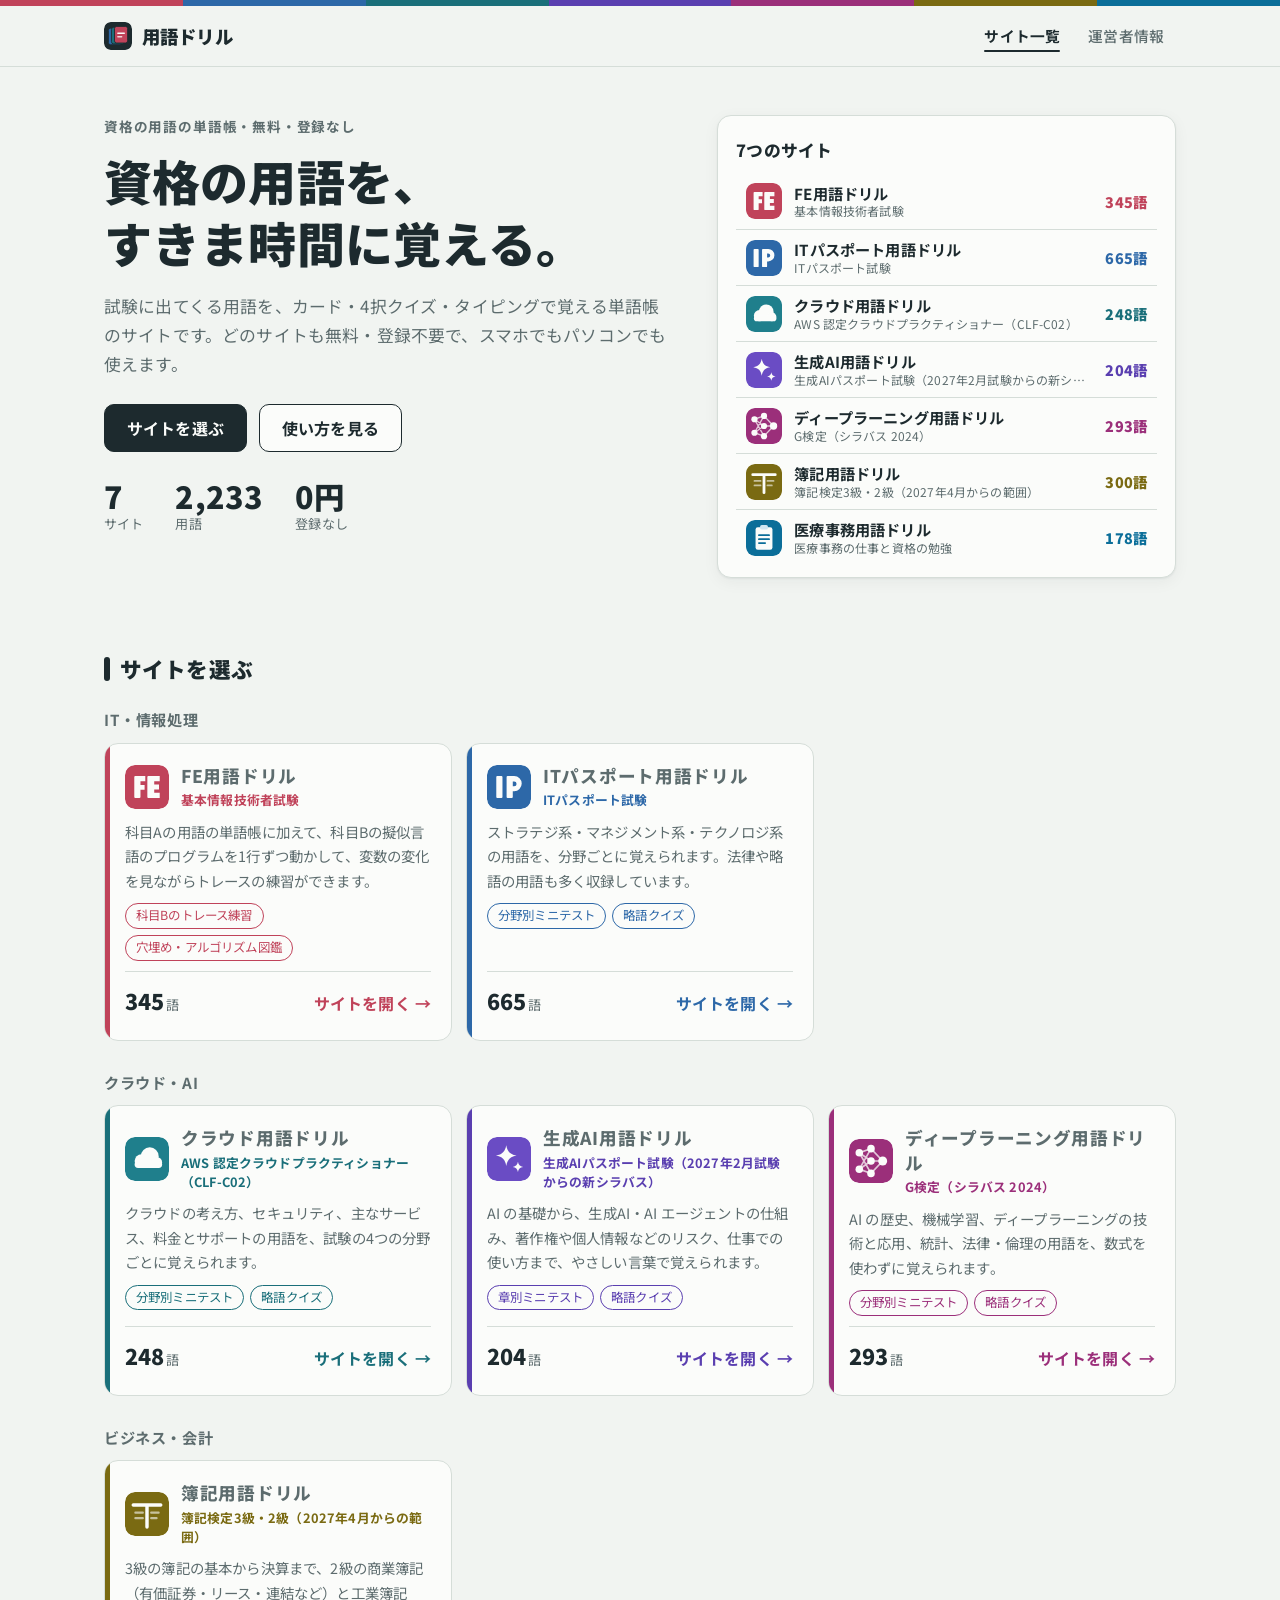
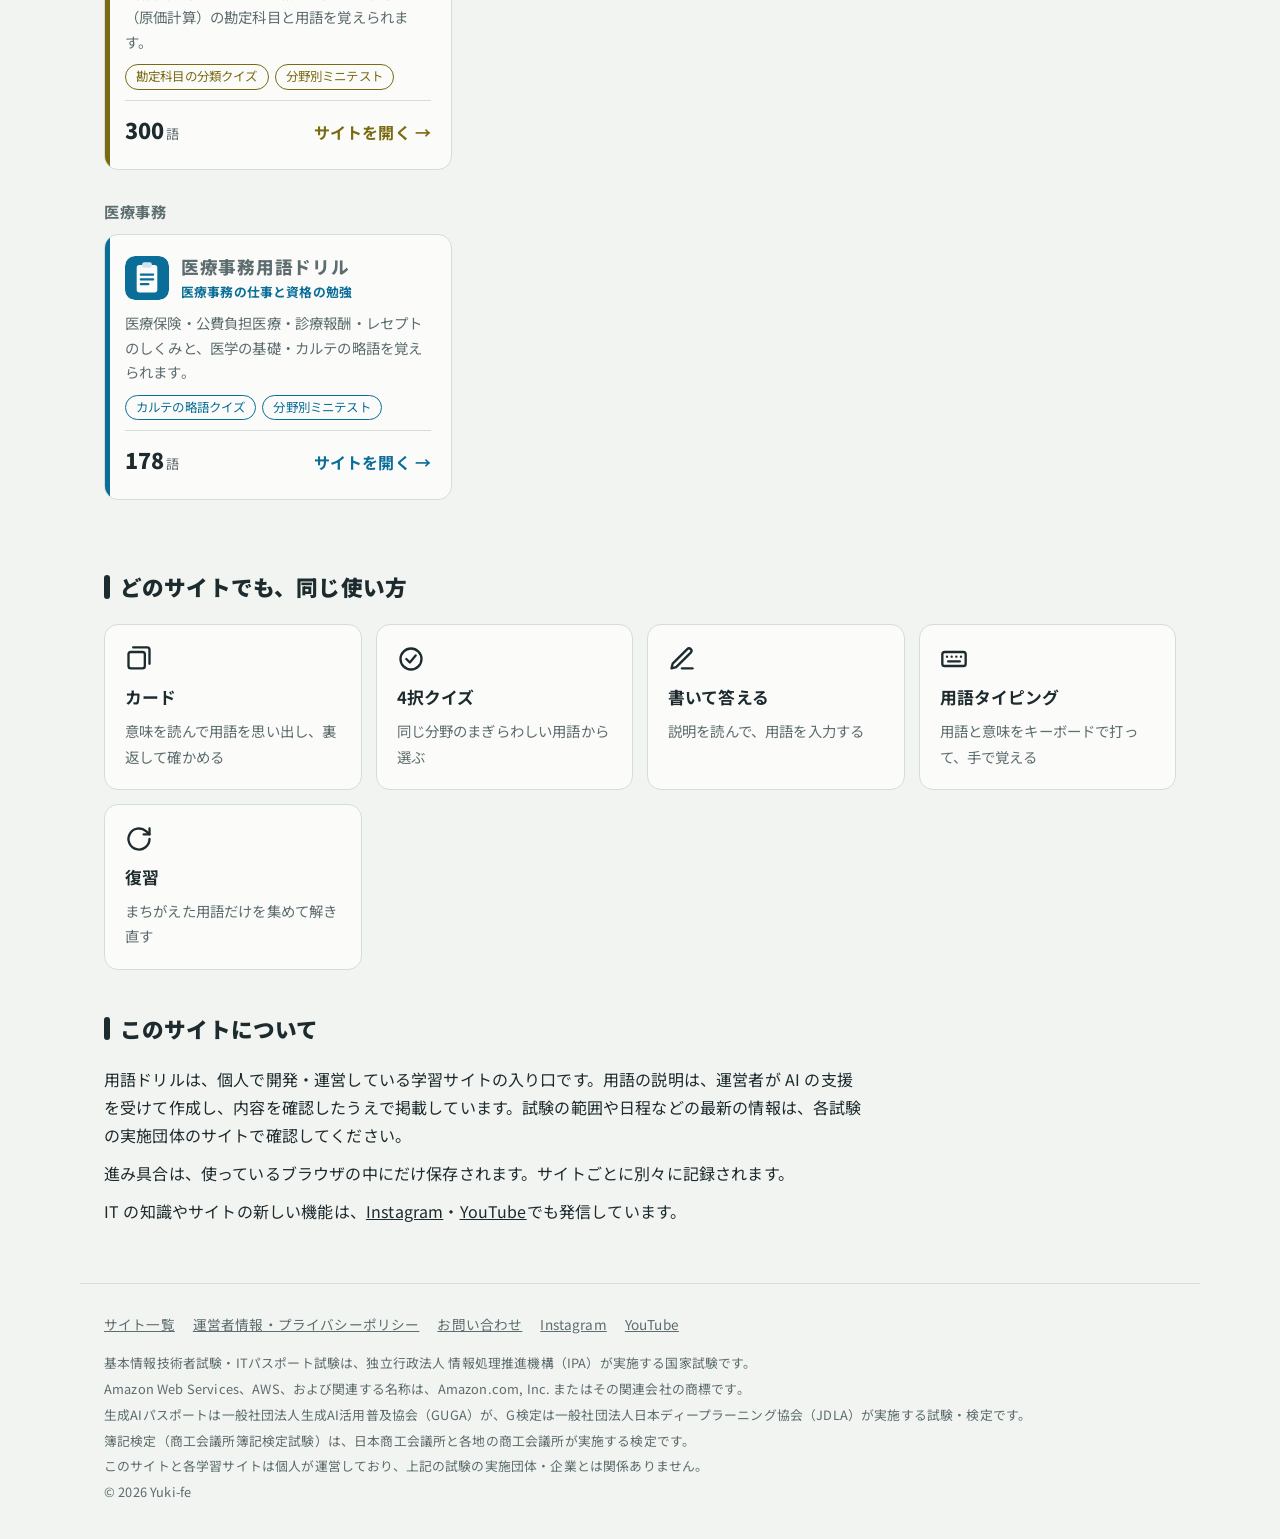
<file: docs/index.html>
<!doctype html>
<html lang="ja">
<head>
<meta charset="utf-8">
<meta name="viewport" content="width=device-width, initial-scale=1">
<title>用語ドリル｜資格の用語を、すきま時間に覚える無料の単語帳</title>
<meta name="description" content="基本情報技術者試験・ITパスポート・AWS 認定クラウドプラクティショナー・生成AIパスポート・G検定・簿記検定3級・2級・医療事務の用語を、カード・4択クイズ・タイピングで覚えられる無料の単語帳サイトの一覧です。登録不要で、スマホでも使えます。">
<link rel="canonical" href="https://yogo-drill.com/">
<meta property="og:type" content="website">
<meta property="og:title" content="用語ドリル｜資格の用語を、すきま時間に覚える無料の単語帳">
<meta property="og:description" content="基本情報技術者試験・ITパスポート・AWS 認定クラウドプラクティショナー・生成AIパスポート・G検定・簿記検定3級・2級・医療事務の用語を、カード・4択クイズ・タイピングで覚えられる無料の単語帳サイトの一覧です。登録不要で、スマホでも使えます。">
<meta property="og:url" content="https://yogo-drill.com/">
<meta property="og:site_name" content="用語ドリル">
<meta property="og:image" content="https://yogo-drill.com/og.png">
<meta property="og:image:width" content="1200">
<meta property="og:image:height" content="630">
<meta name="twitter:card" content="summary_large_image">
<meta name="theme-color" content="#1d2a2e">
<link rel="icon" href="favicon.ico" sizes="48x48">
<link rel="icon" href="favicon.svg" type="image/svg+xml">
<link rel="apple-touch-icon" href="apple-touch-icon.png">
<link rel="preconnect" href="https://fonts.googleapis.com">
<link rel="preconnect" href="https://fonts.gstatic.com" crossorigin>
<link rel="stylesheet" href="https://fonts.googleapis.com/css2?family=Noto+Sans+JP:wght@400;500;700;900&display=swap">
<link rel="stylesheet" href="assets/style.css">

<script type="application/ld+json">{"@context": "https://schema.org", "@type": "WebSite", "name": "用語ドリル", "url": "https://yogo-drill.com/", "description": "基本情報技術者試験・ITパスポート・AWS 認定クラウドプラクティショナー・生成AIパスポート・G検定・簿記検定3級・2級・医療事務の用語を、カード・4択クイズ・タイピングで覚えられる無料の単語帳サイトの一覧です。登録不要で、スマホでも使えます。"}</script><script type="application/ld+json">{"@context": "https://schema.org", "@type": "ItemList", "name": "用語ドリルのサイト一覧", "itemListElement": [{"@type": "ListItem", "position": 1, "name": "FE用語ドリル", "url": "https://fe.yogo-drill.com/"}, {"@type": "ListItem", "position": 2, "name": "ITパスポート用語ドリル", "url": "https://ip.yogo-drill.com/"}, {"@type": "ListItem", "position": 3, "name": "クラウド用語ドリル", "url": "https://cloud.yogo-drill.com/"}, {"@type": "ListItem", "position": 4, "name": "生成AI用語ドリル", "url": "https://genai.yogo-drill.com/"}, {"@type": "ListItem", "position": 5, "name": "ディープラーニング用語ドリル", "url": "https://dl.yogo-drill.com/"}, {"@type": "ListItem", "position": 6, "name": "簿記用語ドリル", "url": "https://boki.yogo-drill.com/"}, {"@type": "ListItem", "position": 7, "name": "医療事務用語ドリル", "url": "https://iryo.yogo-drill.com/"}]}</script>
</head>
<body>
<a class="skip" href="#content">本文へ移動</a>
<div class="stripe" aria-hidden="true"><i style="background:#c0435a"></i><i style="background:#2d68a8"></i><i style="background:#1a6f7a"></i><i style="background:#5a3fb0"></i><i style="background:#9b2f7a"></i><i style="background:#7a6a12"></i><i style="background:#0b6e99"></i></div>
<header class="site-head">
  <div class="site-head-in">
    <a class="brand" href="./"><img src="favicon.svg" alt="" width="28" height="28">用語ドリル</a>
    <nav class="site-nav" aria-label="メニュー">
      <a href="./#sites" aria-current="page">サイト一覧</a>
      <a href="about.html">運営者情報</a>
    </nav>
  </div>
</header>
<div id="content"></div>

<main>
  <section class="hero" aria-labelledby="hero-h">
    <div class="hero-text">
      <p class="hero-eyebrow">資格の用語の単語帳・無料・登録なし</p>
      <h1 id="hero-h"><span>資格の用語を、</span><span>すきま時間に</span><span>覚える。</span></h1>
      <p class="hero-lead">試験に出てくる用語を、カード・4択クイズ・タイピングで覚える単語帳のサイトです。どのサイトも無料・登録不要で、スマホでもパソコンでも使えます。</p>
      <div class="hero-cta">
        <a class="btn primary" href="#sites">サイトを選ぶ</a>
        <a class="btn" href="#how">使い方を見る</a>
      </div>
      <ul class="hero-stats" aria-label="公開の数">
        <li><b>7</b><span>サイト</span></li>
        <li><b>2,233</b><span>用語</span></li>
        <li><b>0円</b><span>登録なし</span></li>
      </ul>
    </div>
    <aside class="quick" aria-labelledby="quick-h">
      <h2 id="quick-h">7つのサイト</h2>
      <ul><li><a href="https://fe.yogo-drill.com/" style="--cl:#c0435a;--cd:#ec7d91"><img src="icons/fe.svg" alt="" width="36" height="36"><span><b>FE用語ドリル</b><small>基本情報技術者試験</small></span><em>345語</em></a></li><li><a href="https://ip.yogo-drill.com/" style="--cl:#2d68a8;--cd:#7db0ea"><img src="icons/ip.svg" alt="" width="36" height="36"><span><b>ITパスポート用語ドリル</b><small>ITパスポート試験</small></span><em>665語</em></a></li><li><a href="https://cloud.yogo-drill.com/" style="--cl:#1a6f7a;--cd:#6cc3cf"><img src="icons/cloud.svg" alt="" width="36" height="36"><span><b>クラウド用語ドリル</b><small>AWS 認定クラウドプラクティショナー（CLF-C02）</small></span><em>248語</em></a></li><li><a href="https://genai.yogo-drill.com/" style="--cl:#5a3fb0;--cd:#b7a4f0"><img src="icons/genai.svg" alt="" width="36" height="36"><span><b>生成AI用語ドリル</b><small>生成AIパスポート試験（2027年2月試験からの新シラバス）</small></span><em>204語</em></a></li><li><a href="https://dl.yogo-drill.com/" style="--cl:#9b2f7a;--cd:#ec8fcd"><img src="icons/dl.svg" alt="" width="36" height="36"><span><b>ディープラーニング用語ドリル</b><small>G検定（シラバス 2024）</small></span><em>293語</em></a></li><li><a href="https://boki.yogo-drill.com/" style="--cl:#7a6a12;--cd:#e0c860"><img src="icons/boki.svg" alt="" width="36" height="36"><span><b>簿記用語ドリル</b><small>簿記検定3級・2級（2027年4月からの範囲）</small></span><em>300語</em></a></li><li><a href="https://iryo.yogo-drill.com/" style="--cl:#0b6e99;--cd:#6cc0e6"><img src="icons/iryo.svg" alt="" width="36" height="36"><span><b>医療事務用語ドリル</b><small>医療事務の仕事と資格の勉強</small></span><em>178語</em></a></li></ul>
    </aside>
  </section>

  <section class="block" id="sites" aria-labelledby="sites-h">
    <h2 id="sites-h" class="sec-title">サイトを選ぶ</h2>
    <section class="group"><h3>IT・情報処理</h3><div class="cards"><a class="card" href="https://fe.yogo-drill.com/" style="--cl:#c0435a;--cd:#ec7d91"><div class="card-head"><img src="icons/fe.svg" alt="" width="44" height="44"><div><h3>FE用語ドリル</h3><p class="exam">基本情報技術者試験</p></div></div><p class="desc">科目Aの用語の単語帳に加えて、科目Bの擬似言語のプログラムを1行ずつ動かして、変数の変化を見ながらトレースの練習ができます。</p><ul class="points"><li>科目Bのトレース練習</li><li>穴埋め・アルゴリズム図鑑</li></ul><div class="card-foot"><span class="count"><b>345</b>語</span><span class="go">サイトを開く →</span></div></a><a class="card" href="https://ip.yogo-drill.com/" style="--cl:#2d68a8;--cd:#7db0ea"><div class="card-head"><img src="icons/ip.svg" alt="" width="44" height="44"><div><h3>ITパスポート用語ドリル</h3><p class="exam">ITパスポート試験</p></div></div><p class="desc">ストラテジ系・マネジメント系・テクノロジ系の用語を、分野ごとに覚えられます。法律や略語の用語も多く収録しています。</p><ul class="points"><li>分野別ミニテスト</li><li>略語クイズ</li></ul><div class="card-foot"><span class="count"><b>665</b>語</span><span class="go">サイトを開く →</span></div></a></div></section><section class="group"><h3>クラウド・AI</h3><div class="cards"><a class="card" href="https://cloud.yogo-drill.com/" style="--cl:#1a6f7a;--cd:#6cc3cf"><div class="card-head"><img src="icons/cloud.svg" alt="" width="44" height="44"><div><h3>クラウド用語ドリル</h3><p class="exam">AWS 認定クラウドプラクティショナー（CLF-C02）</p></div></div><p class="desc">クラウドの考え方、セキュリティ、主なサービス、料金とサポートの用語を、試験の4つの分野ごとに覚えられます。</p><ul class="points"><li>分野別ミニテスト</li><li>略語クイズ</li></ul><div class="card-foot"><span class="count"><b>248</b>語</span><span class="go">サイトを開く →</span></div></a><a class="card" href="https://genai.yogo-drill.com/" style="--cl:#5a3fb0;--cd:#b7a4f0"><div class="card-head"><img src="icons/genai.svg" alt="" width="44" height="44"><div><h3>生成AI用語ドリル</h3><p class="exam">生成AIパスポート試験（2027年2月試験からの新シラバス）</p></div></div><p class="desc">AI の基礎から、生成AI・AI エージェントの仕組み、著作権や個人情報などのリスク、仕事での使い方まで、やさしい言葉で覚えられます。</p><ul class="points"><li>章別ミニテスト</li><li>略語クイズ</li></ul><div class="card-foot"><span class="count"><b>204</b>語</span><span class="go">サイトを開く →</span></div></a><a class="card" href="https://dl.yogo-drill.com/" style="--cl:#9b2f7a;--cd:#ec8fcd"><div class="card-head"><img src="icons/dl.svg" alt="" width="44" height="44"><div><h3>ディープラーニング用語ドリル</h3><p class="exam">G検定（シラバス 2024）</p></div></div><p class="desc">AI の歴史、機械学習、ディープラーニングの技術と応用、統計、法律・倫理の用語を、数式を使わずに覚えられます。</p><ul class="points"><li>分野別ミニテスト</li><li>略語クイズ</li></ul><div class="card-foot"><span class="count"><b>293</b>語</span><span class="go">サイトを開く →</span></div></a></div></section><section class="group"><h3>ビジネス・会計</h3><div class="cards"><a class="card" href="https://boki.yogo-drill.com/" style="--cl:#7a6a12;--cd:#e0c860"><div class="card-head"><img src="icons/boki.svg" alt="" width="44" height="44"><div><h3>簿記用語ドリル</h3><p class="exam">簿記検定3級・2級（2027年4月からの範囲）</p></div></div><p class="desc">3級の簿記の基本から決算まで、2級の商業簿記（有価証券・リース・連結など）と工業簿記（原価計算）の勘定科目と用語を覚えられます。</p><ul class="points"><li>勘定科目の分類クイズ</li><li>分野別ミニテスト</li></ul><div class="card-foot"><span class="count"><b>300</b>語</span><span class="go">サイトを開く →</span></div></a></div></section><section class="group"><h3>医療事務</h3><div class="cards"><a class="card" href="https://iryo.yogo-drill.com/" style="--cl:#0b6e99;--cd:#6cc0e6"><div class="card-head"><img src="icons/iryo.svg" alt="" width="44" height="44"><div><h3>医療事務用語ドリル</h3><p class="exam">医療事務の仕事と資格の勉強</p></div></div><p class="desc">医療保険・公費負担医療・診療報酬・レセプトのしくみと、医学の基礎・カルテの略語を覚えられます。</p><ul class="points"><li>カルテの略語クイズ</li><li>分野別ミニテスト</li></ul><div class="card-foot"><span class="count"><b>178</b>語</span><span class="go">サイトを開く →</span></div></a></div></section>
  </section>

  <section class="block" id="how" aria-labelledby="how-h">
    <h2 id="how-h" class="sec-title">どのサイトでも、同じ使い方</h2>
    <ul class="how"><li><svg class="ico" viewBox="0 0 24 24" aria-hidden="true"><rect x="3" y="6" width="14" height="14" rx="2"/><path d="M7 2h12a2 2 0 0 1 2 2v12"/></svg><b>カード</b><span>意味を読んで用語を思い出し、裏返して確かめる</span></li><li><svg class="ico" viewBox="0 0 24 24" aria-hidden="true"><circle cx="12" cy="12" r="9"/><path d="m8 12 3 3 5-6"/></svg><b>4択クイズ</b><span>同じ分野のまぎらわしい用語から選ぶ</span></li><li><svg class="ico" viewBox="0 0 24 24" aria-hidden="true"><path d="M12 20h9"/><path d="M16.5 3.5a2.1 2.1 0 0 1 3 3L7 19l-4 1 1-4z"/></svg><b>書いて答える</b><span>説明を読んで、用語を入力する</span></li><li><svg class="ico" viewBox="0 0 24 24" aria-hidden="true"><rect x="2" y="6" width="20" height="12" rx="2"/><path d="M6 10h.01M10 10h.01M14 10h.01M18 10h.01M7 14h10"/></svg><b>用語タイピング</b><span>用語と意味をキーボードで打って、手で覚える</span></li><li><svg class="ico" viewBox="0 0 24 24" aria-hidden="true"><path d="M21 12a9 9 0 1 1-3-6.7L21 8"/><path d="M21 3v5h-5"/></svg><b>復習</b><span>まちがえた用語だけを集めて解き直す</span></li></ul>
  </section>
  <section class="prose about-block">
    <h2 class="sec-title">このサイトについて</h2>
    <p>用語ドリルは、個人で開発・運営している学習サイトの入り口です。用語の説明は、運営者が AI の支援を受けて作成し、内容を確認したうえで掲載しています。試験の範囲や日程などの最新の情報は、各試験の実施団体のサイトで確認してください。</p>
    <p>進み具合は、使っているブラウザの中にだけ保存されます。サイトごとに別々に記録されます。</p>
    <p>IT の知識やサイトの新しい機能は、<a href="https://www.instagram.com/it_senpai_lab" rel="noopener">Instagram</a>・<a href="https://www.youtube.com/@it_senpai_lab" rel="noopener">YouTube</a>でも発信しています。</p>
  </section>
</main>

<footer class="site-foot">
  <nav aria-label="フッター">
    <a href="./#sites">サイト一覧</a>
    <a href="about.html">運営者情報・プライバシーポリシー</a>
    <a href="https://forms.gle/s4yB1xMbcoRqZps2A">お問い合わせ</a>
    <a href="https://www.instagram.com/it_senpai_lab" rel="noopener">Instagram</a><a href="https://www.youtube.com/@it_senpai_lab" rel="noopener">YouTube</a>
  </nav>
  <p>基本情報技術者試験・ITパスポート試験は、独立行政法人 情報処理推進機構（IPA）が実施する国家試験です。</p><p>Amazon Web Services、AWS、および関連する名称は、Amazon.com, Inc. またはその関連会社の商標です。</p><p>生成AIパスポートは一般社団法人生成AI活用普及協会（GUGA）が、G検定は一般社団法人日本ディープラーニング協会（JDLA）が実施する試験・検定です。</p><p>簿記検定（商工会議所簿記検定試験）は、日本商工会議所と各地の商工会議所が実施する検定です。</p><p>このサイトと各学習サイトは個人が運営しており、上記の試験の実施団体・企業とは関係ありません。</p>
  <p>© 2026 Yuki-fe</p>
</footer>
</body>
</html>
</file>
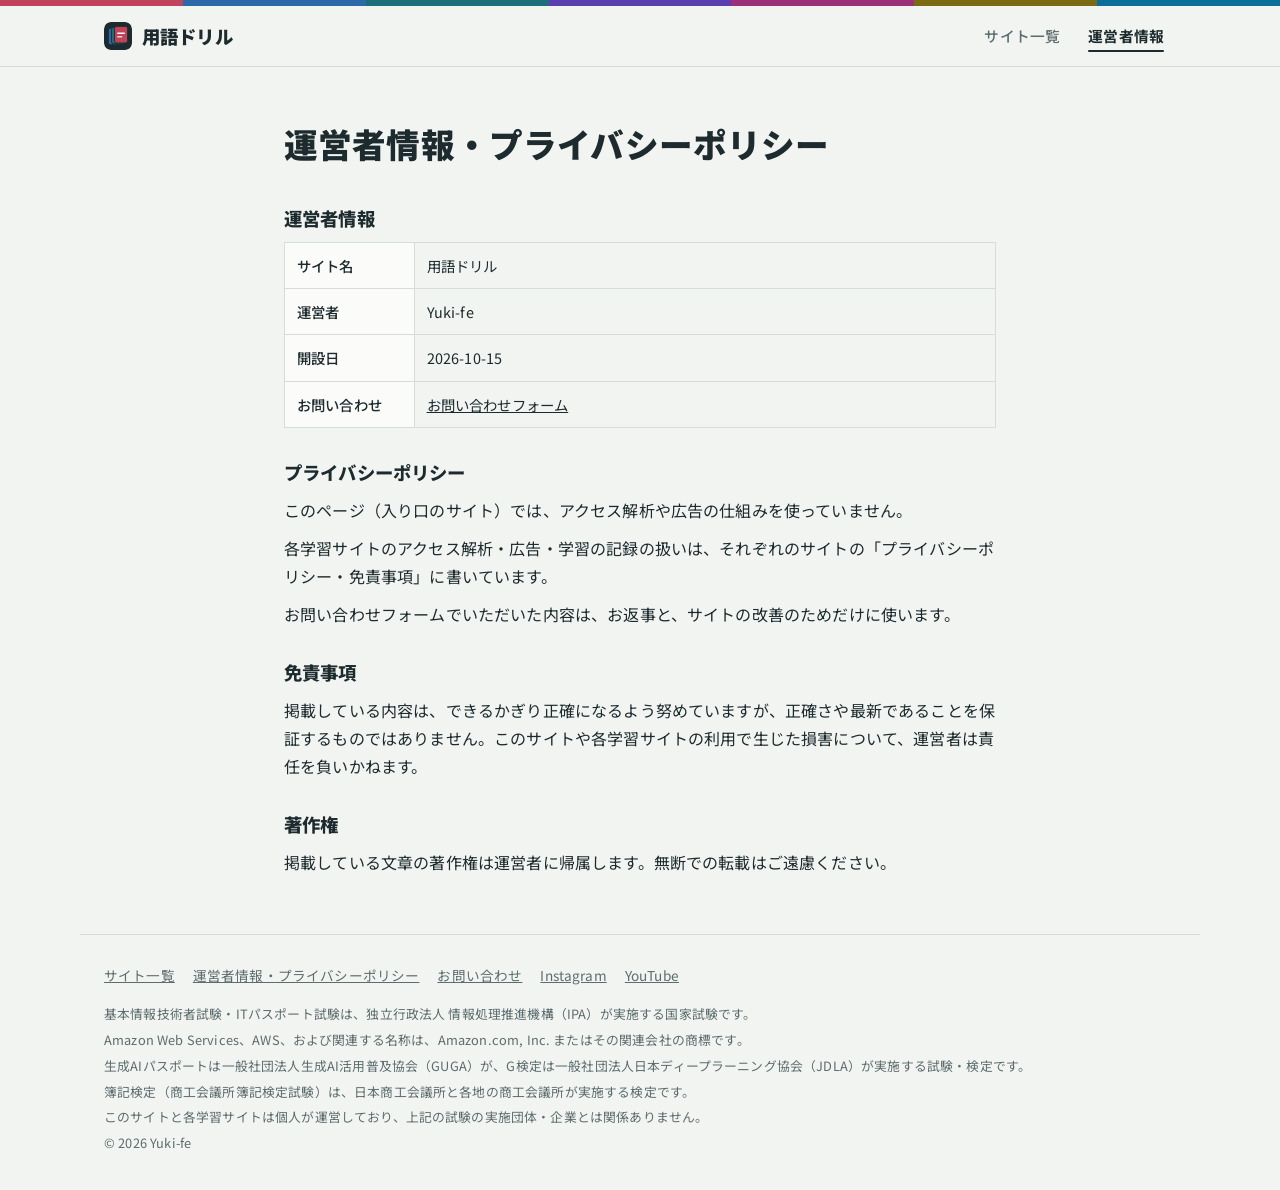
<file: docs/about.html>
<!doctype html>
<html lang="ja">
<head>
<meta charset="utf-8">
<meta name="viewport" content="width=device-width, initial-scale=1">
<title>運営者情報・プライバシーポリシー｜用語ドリル</title>
<meta name="description" content="用語ドリルの運営者情報とプライバシーポリシーです。">
<link rel="canonical" href="https://yogo-drill.com/about.html">
<meta property="og:type" content="website">
<meta property="og:title" content="運営者情報・プライバシーポリシー｜用語ドリル">
<meta property="og:description" content="用語ドリルの運営者情報とプライバシーポリシーです。">
<meta property="og:url" content="https://yogo-drill.com/about.html">
<meta property="og:site_name" content="用語ドリル">
<meta property="og:image" content="https://yogo-drill.com/og.png">
<meta property="og:image:width" content="1200">
<meta property="og:image:height" content="630">
<meta name="twitter:card" content="summary_large_image">
<meta name="theme-color" content="#1d2a2e">
<link rel="icon" href="favicon.ico" sizes="48x48">
<link rel="icon" href="favicon.svg" type="image/svg+xml">
<link rel="apple-touch-icon" href="apple-touch-icon.png">
<link rel="preconnect" href="https://fonts.googleapis.com">
<link rel="preconnect" href="https://fonts.gstatic.com" crossorigin>
<link rel="stylesheet" href="https://fonts.googleapis.com/css2?family=Noto+Sans+JP:wght@400;500;700;900&display=swap">
<link rel="stylesheet" href="assets/style.css">


</head>
<body>
<a class="skip" href="#content">本文へ移動</a>
<div class="stripe" aria-hidden="true"><i style="background:#c0435a"></i><i style="background:#2d68a8"></i><i style="background:#1a6f7a"></i><i style="background:#5a3fb0"></i><i style="background:#9b2f7a"></i><i style="background:#7a6a12"></i><i style="background:#0b6e99"></i></div>
<header class="site-head">
  <div class="site-head-in">
    <a class="brand" href="./"><img src="favicon.svg" alt="" width="28" height="28">用語ドリル</a>
    <nav class="site-nav" aria-label="メニュー">
      <a href="./#sites">サイト一覧</a>
      <a href="about.html" aria-current="page">運営者情報</a>
    </nav>
  </div>
</header>
<div id="content"></div>

<main class="prose">
  <h1>運営者情報・プライバシーポリシー</h1>
  <h2>運営者情報</h2>
  <table class="info">
    <tr><th>サイト名</th><td>用語ドリル</td></tr>
    <tr><th>運営者</th><td>Yuki-fe</td></tr>
    <tr><th>開設日</th><td>2026-10-15</td></tr>
    <tr><th>お問い合わせ</th><td><a href="https://forms.gle/s4yB1xMbcoRqZps2A">お問い合わせフォーム</a></td></tr>
  </table>
  <h2>プライバシーポリシー</h2>
  <p>このページ（入り口のサイト）では、アクセス解析や広告の仕組みを使っていません。</p>
  <p>各学習サイトのアクセス解析・広告・学習の記録の扱いは、それぞれのサイトの「プライバシーポリシー・免責事項」に書いています。</p>
  <p>お問い合わせフォームでいただいた内容は、お返事と、サイトの改善のためだけに使います。</p>
  <h2>免責事項</h2>
  <p>掲載している内容は、できるかぎり正確になるよう努めていますが、正確さや最新であることを保証するものではありません。このサイトや各学習サイトの利用で生じた損害について、運営者は責任を負いかねます。</p>
  <h2>著作権</h2>
  <p>掲載している文章の著作権は運営者に帰属します。無断での転載はご遠慮ください。</p>
</main>

<footer class="site-foot">
  <nav aria-label="フッター">
    <a href="./#sites">サイト一覧</a>
    <a href="about.html">運営者情報・プライバシーポリシー</a>
    <a href="https://forms.gle/s4yB1xMbcoRqZps2A">お問い合わせ</a>
    <a href="https://www.instagram.com/it_senpai_lab" rel="noopener">Instagram</a><a href="https://www.youtube.com/@it_senpai_lab" rel="noopener">YouTube</a>
  </nav>
  <p>基本情報技術者試験・ITパスポート試験は、独立行政法人 情報処理推進機構（IPA）が実施する国家試験です。</p><p>Amazon Web Services、AWS、および関連する名称は、Amazon.com, Inc. またはその関連会社の商標です。</p><p>生成AIパスポートは一般社団法人生成AI活用普及協会（GUGA）が、G検定は一般社団法人日本ディープラーニング協会（JDLA）が実施する試験・検定です。</p><p>簿記検定（商工会議所簿記検定試験）は、日本商工会議所と各地の商工会議所が実施する検定です。</p><p>このサイトと各学習サイトは個人が運営しており、上記の試験の実施団体・企業とは関係ありません。</p>
  <p>© 2026 Yuki-fe</p>
</footer>
</body>
</html>
</file>
<file: docs/assets/style.css>
/* 用語ドリル（入り口のサイト）: 各サイトと同じ「ミニマル・スイス」のレイアウト（各サイトの layout.css と同じ決まり。2026-10-23）。
   紙の色に、サイトごとの差し色を並べる。上の帯は7サイトの色（用語ドリル全体の印） */
:root {
  --bg: #f1f4f1;
  --paper: #fbfcfa;
  --ink: #1d2a2e;
  --muted: #5d6c6e;
  --line: #d5ddd8;
  --soft: #e6ebe7;
  --mark: #1d2a2e;   /* 入り口の差し色は墨色（サイトの色は、それぞれのカードで使う） */
  --f-body: "Noto Sans JP", "Hiragino Sans", "BIZ UDPGothic", "Yu Gothic", "Meiryo", sans-serif;
  --wrap: 1120px;
  --radius: 14px;
  --shadow: 0 1px 2px rgba(29, 42, 46, .06), 0 4px 16px rgba(29, 42, 46, .05);
  --head-h: 60px;
  color-scheme: light;
}
@media (prefers-color-scheme: dark) {
  :root:not([data-theme="light"]) {
    --bg: #141b1d; --paper: #1c2528; --ink: #e5ece9; --muted: #9aaaa9; --line: #2f3c3f; --soft: #243034; --mark: #e5ece9;
    --shadow: 0 1px 2px rgba(0, 0, 0, .4); color-scheme: dark;
  }
  :root:not([data-theme="light"]) .card, :root:not([data-theme="light"]) .quick a { --c: var(--cd); }
}
:root[data-theme="dark"] {
  --bg: #141b1d; --paper: #1c2528; --ink: #e5ece9; --muted: #9aaaa9; --line: #2f3c3f; --soft: #243034; --mark: #e5ece9;
  --shadow: 0 1px 2px rgba(0, 0, 0, .4); color-scheme: dark;
}
:root[data-theme="dark"] .card, :root[data-theme="dark"] .quick a { --c: var(--cd); }

* { box-sizing: border-box; }
html { -webkit-text-size-adjust: 100%; }
body { margin: 0; background: var(--bg); color: var(--ink); font-family: var(--f-body); font-size: 16px; line-height: 1.75; letter-spacing: .01em; }
a { color: inherit; }
img { display: block; }
:focus-visible { outline: 3px solid var(--mark); outline-offset: 2px; }

/* 本文へ移動（キーボードのときだけ見える） */
.skip { position: absolute; left: 12px; top: -48px; z-index: 50; background: var(--ink); color: var(--paper); padding: 8px 14px; border-radius: 8px; }
.skip:focus { top: 12px; }

.stripe { display: flex; height: 6px; }
.stripe i { flex: 1; }

/* ---------- ヘッダー: 上に貼りつく・今いる場所に下線 ---------- */
.site-head { position: sticky; top: 0; z-index: 30; border-bottom: 1px solid var(--line); background: var(--bg); }
.site-head-in { max-width: var(--wrap); margin: 0 auto; padding: 0 24px; min-height: var(--head-h); display: flex; align-items: center; gap: 24px; min-width: 0; }
.brand { display: inline-flex; align-items: center; gap: 10px; font-weight: 900; font-size: 1.15rem; text-decoration: none; white-space: nowrap; }
.brand img { border-radius: 7px; }
.site-nav { margin-left: auto; display: flex; gap: 4px; min-width: 0; }
.site-nav a { position: relative; display: inline-flex; align-items: center; min-height: 44px; padding: 0 12px; border-radius: 8px; font-size: .92rem; font-weight: 500; color: var(--muted); text-decoration: none; white-space: nowrap; transition: color .15s, background .15s; }
.site-nav a:hover { color: var(--ink); background: var(--paper); }
.site-nav a[aria-current="page"] { color: var(--ink); font-weight: 700; }
.site-nav a[aria-current="page"]::after { content: ""; position: absolute; left: 12px; right: 12px; bottom: 6px; height: 2px; border-radius: 1px; background: var(--mark); }

/* ---------- ボタン・見出し・アイコン ---------- */
.btn { display: inline-flex; align-items: center; justify-content: center; gap: 8px; min-height: 48px; padding: 0 22px; border-radius: 10px; border: 1.5px solid var(--ink); background: var(--paper); color: var(--ink); font-weight: 700; text-decoration: none; transition: transform .1s, background .15s; }
.btn.primary { background: var(--ink); color: var(--paper); }
.btn:active { transform: translateY(1px); }
.ico { width: 24px; height: 24px; flex: none; fill: none; stroke: currentColor; stroke-width: 2; stroke-linecap: round; stroke-linejoin: round; }
.sec-title { font-size: 1.35rem; font-weight: 900; margin: 0 0 18px; display: flex; align-items: center; gap: 10px; }
.sec-title::before { content: ""; width: 6px; height: 1.1em; border-radius: 3px; background: var(--mark); }

main { max-width: var(--wrap); margin: 0 auto; padding: 0 24px 48px; }

/* ---------- トップ: 何のサイトかを最初の画面で ---------- */
.hero { padding: 48px 0 32px; display: grid; grid-template-columns: minmax(0, 1.25fr) minmax(0, 1fr); gap: 40px; align-items: start; }
.hero-eyebrow { margin: 0 0 10px; font-size: .85rem; font-weight: 700; color: var(--muted); letter-spacing: .06em; }
.hero h1 { margin: 0; font-size: clamp(1.9rem, 4.4vw, 3rem); font-weight: 900; line-height: 1.3; }
.hero h1 span { display: inline-block; }   /* 言葉のまとまりの途中で折り返さない */
.hero-lead { margin: 18px 0 0; font-size: 1.05rem; color: var(--muted); max-width: 34em; }
.hero-cta { display: flex; flex-wrap: wrap; gap: 12px; margin-top: 24px; }
.hero-stats { list-style: none; padding: 0; margin: 28px 0 0; display: flex; gap: 32px; }
.hero-stats li { display: flex; flex-direction: column; }
.hero-stats b { font-size: 1.9rem; line-height: 1.1; font-weight: 900; }
.hero-stats span { font-size: .82rem; color: var(--muted); }

/* 右の欄: 7つのサイトへすぐ行ける一覧 */
.quick { background: var(--paper); border: 1px solid var(--line); border-radius: var(--radius); box-shadow: var(--shadow); padding: 20px 18px 12px; }
.quick h2 { margin: 0 0 8px; font-size: 1.05rem; font-weight: 800; }
.quick ul { list-style: none; padding: 0; margin: 0; }
.quick a { --c: var(--cl); display: grid; grid-template-columns: 36px minmax(0, 1fr) auto; align-items: center; gap: 12px; min-height: 56px; padding: 8px 10px; border-radius: 10px; text-decoration: none; transition: background .15s; }
.quick a:hover { background: var(--bg); }
.quick img { border-radius: 9px; }
.quick b { display: block; font-size: .95rem; line-height: 1.35; }
.quick small { display: block; font-size: .75rem; color: var(--muted); line-height: 1.4; white-space: nowrap; overflow: hidden; text-overflow: ellipsis; }
.quick em { font-style: normal; font-weight: 900; font-size: .9rem; color: var(--c); white-space: nowrap; }
.quick li + li a { border-top: 1px solid var(--line); border-radius: 0; }

/* ---------- サイトを選ぶ ---------- */
.block { padding-top: 40px; scroll-margin-top: calc(var(--head-h) + 8px); }
.group { margin-top: 8px; margin-bottom: 28px; }
.group h3 { font-size: .95rem; font-weight: 700; color: var(--muted); margin: 0 0 10px; letter-spacing: .04em; }
.cards { display: grid; grid-template-columns: repeat(auto-fill, minmax(min(100%, 320px), 1fr)); gap: 14px; }
.card { --c: var(--cl); display: flex; flex-direction: column; gap: 10px; background: var(--paper); border: 1px solid var(--line); border-radius: var(--radius); padding: 20px; text-decoration: none; position: relative; overflow: hidden; transition: border-color .15s, box-shadow .15s, transform .15s; }
.card::before { content: ""; position: absolute; left: 0; top: 0; bottom: 0; width: 5px; background: var(--c); }
a.card:hover { border-color: var(--c); box-shadow: var(--shadow); transform: translateY(-2px); }
a.card:focus-visible { outline: 3px solid var(--c); outline-offset: 2px; }
.card-head { display: flex; gap: 12px; align-items: center; }
.card-head img { border-radius: 10px; flex: none; }
.card h3 { margin: 0; font-size: 1.1rem; font-weight: 800; line-height: 1.4; }
.exam { margin: 2px 0 0; font-size: .8rem; color: var(--c); font-weight: 700; line-height: 1.5; }
.desc { margin: 0; font-size: .9rem; color: var(--muted); line-height: 1.7; }
.points { list-style: none; padding: 0; margin: 0; display: flex; flex-wrap: wrap; gap: 6px; }
.points li { font-size: .78rem; border: 1px solid var(--c); color: var(--c); border-radius: 999px; padding: 1px 10px; }
.card-foot { margin-top: auto; display: flex; justify-content: space-between; align-items: baseline; padding-top: 10px; border-top: 1px solid var(--line); }
.count { font-size: .82rem; color: var(--muted); }
.count b { font-size: 1.35rem; font-weight: 900; color: var(--ink); margin-right: 2px; }
.go { font-weight: 700; color: var(--c); }
.soon { font-size: .82rem; font-weight: 700; color: var(--muted); background: var(--soft); border-radius: 999px; padding: 2px 12px; }
.card.is-soon::before { opacity: .4; }
.card.is-soon .card-head img { opacity: .55; }

/* どのサイトでも: 4つの使い方 */
.how { list-style: none; padding: 0; margin: 0; display: grid; grid-template-columns: repeat(auto-fill, minmax(min(100%, 240px), 1fr)); gap: 14px; }
.how li { display: flex; flex-direction: column; gap: 6px; background: var(--paper); border: 1px solid var(--line); border-radius: var(--radius); padding: 20px; }
.how .ico { width: 28px; height: 28px; margin-bottom: 4px; }
.how b { font-size: 1.05rem; }
.how span { font-size: .9rem; color: var(--muted); }

/* ---------- 文章のページ ---------- */
.prose { max-width: 760px; margin: 0 auto; padding: 0 24px 48px; }
main.prose { padding-top: 32px; }
.about-block { padding: 40px 0 0; margin: 0; max-width: 760px; }
.prose h1 { font-size: clamp(1.6rem, 4vw, 2.1rem); font-weight: 900; margin: 16px 0 12px; }
.prose h2:not(.sec-title) { font-size: 1.15rem; font-weight: 800; margin: 28px 0 8px; }
.prose p { margin: 0 0 10px; }
.prose a { color: var(--ink); }
.info { border-collapse: collapse; width: 100%; font-size: .9rem; }
.info th, .info td { border: 1px solid var(--line); padding: 10px 12px; text-align: left; }
.info th { width: 9em; background: var(--paper); font-weight: 500; }

/* ---------- フッター ---------- */
.site-foot { border-top: 1px solid var(--line); padding: 24px 24px 32px; font-size: .8rem; color: var(--muted); line-height: 1.7; max-width: var(--wrap); margin: 0 auto; }
.site-foot nav { display: flex; flex-wrap: wrap; gap: 0 18px; margin-bottom: 12px; font-size: .85rem; }
.site-foot nav a { display: inline-flex; align-items: center; min-height: 32px; }
.site-foot p { margin: 0 0 4px; }

/* ---------- スマホ ---------- */
@media (max-width: 859px) {
  :root { --head-h: 56px; }
  .site-head { position: static; }
  .site-head-in { padding: 0 12px 0 16px; gap: 8px; }
  .site-nav a { padding: 0 10px; }
  main { padding: 0 16px 40px; }
  .hero { grid-template-columns: minmax(0, 1fr); padding: 28px 0 8px; gap: 24px; }
  .hero-cta .btn { flex: 1 1 100%; }
  .hero-stats { gap: 24px; }
  .block { padding-top: 32px; }
  .prose { padding: 0 16px 40px; }
  .site-foot { padding: 24px 16px 32px; }
}
@media (prefers-reduced-motion: reduce) { * { transition: none !important; } a.card:hover { transform: none; } }
</file>
